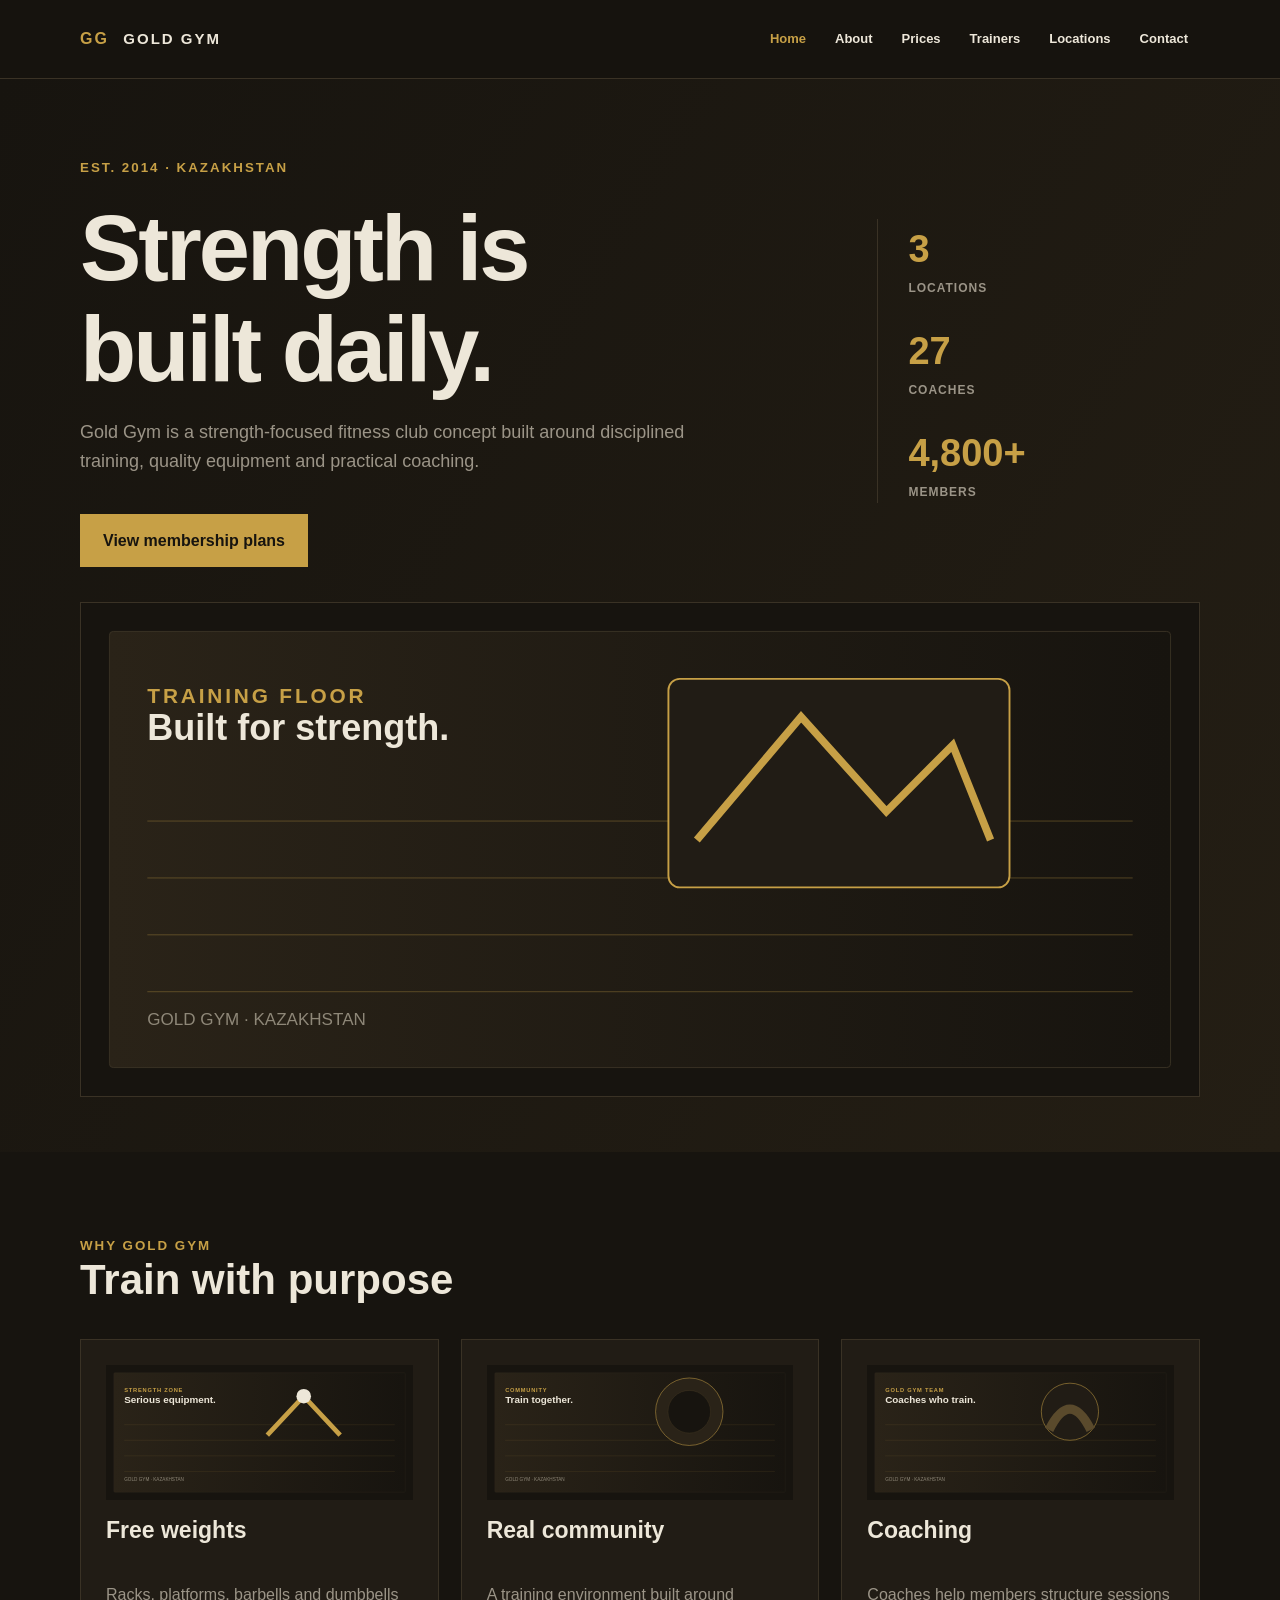
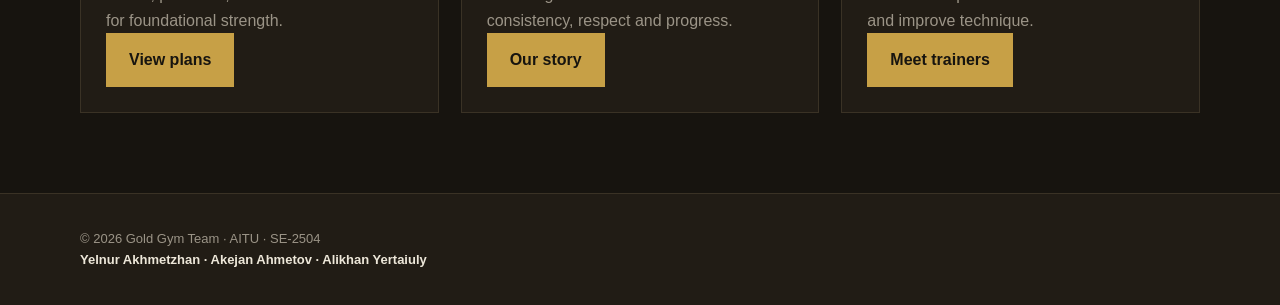
<file: goldgym/index.html>
<!doctype html><html lang="en"><head><meta charset="UTF-8"><meta name="viewport" content="width=device-width, initial-scale=1"><title>Home | Gold Gym</title><link rel="stylesheet" href="css/styles.css"></head><body><header><nav class="wrap nav"><a class="logo" href="index.html">GG <span>GOLD GYM</span></a><ul><li><a class="active" href="index.html">Home</a></li><li><a href="about.html">About</a></li><li><a href="prices.html">Prices</a></li><li><a href="trainers.html">Trainers</a></li><li><a href="locations.html">Locations</a></li><li><a href="contact.html">Contact</a></li></ul></nav></header><main><section class="hero"><div class="wrap two"><div><small>EST. 2014 · KAZAKHSTAN</small><h1>Strength is<br>built daily.</h1><p>Gold Gym is a strength-focused fitness club concept built around disciplined training, quality equipment and practical coaching.</p><a class="btn" href="prices.html">View membership plans</a></div><div class="stats"><b>3<em>locations</em></b><b>27<em>coaches</em></b><b>4,800+<em>members</em></b></div></div><div class="wrap"><img class="wide" src="images/gym-floor.svg" alt="Gold Gym training floor illustration"></div></section><section class="wrap"><small>WHY GOLD GYM</small><h2>Train with purpose</h2><div class="cards"><article><img src="images/strength.svg" alt="Strength equipment illustration"><h3>Free weights</h3><p>Racks, platforms, barbells and dumbbells for foundational strength.</p><a class="btn card-btn" href="prices.html">View plans</a></article><article><img src="images/community.svg" alt="Gym community illustration"><h3>Real community</h3><p>A training environment built around consistency, respect and progress.</p><a class="btn card-btn" href="about.html">Our story</a></article><article><img src="images/team.svg" alt="Gold Gym team illustration"><h3>Coaching</h3><p>Coaches help members structure sessions and improve technique.</p><a class="btn card-btn" href="trainers.html">Meet trainers</a></article></div></section></main><footer><div class="wrap">© 2026 Gold Gym Team · AITU · SE-2504<br><strong>Yelnur Akhmetzhan · Akejan Ahmetov · Alikhan Yertaiuly</strong></div></footer></body></html>
</file>
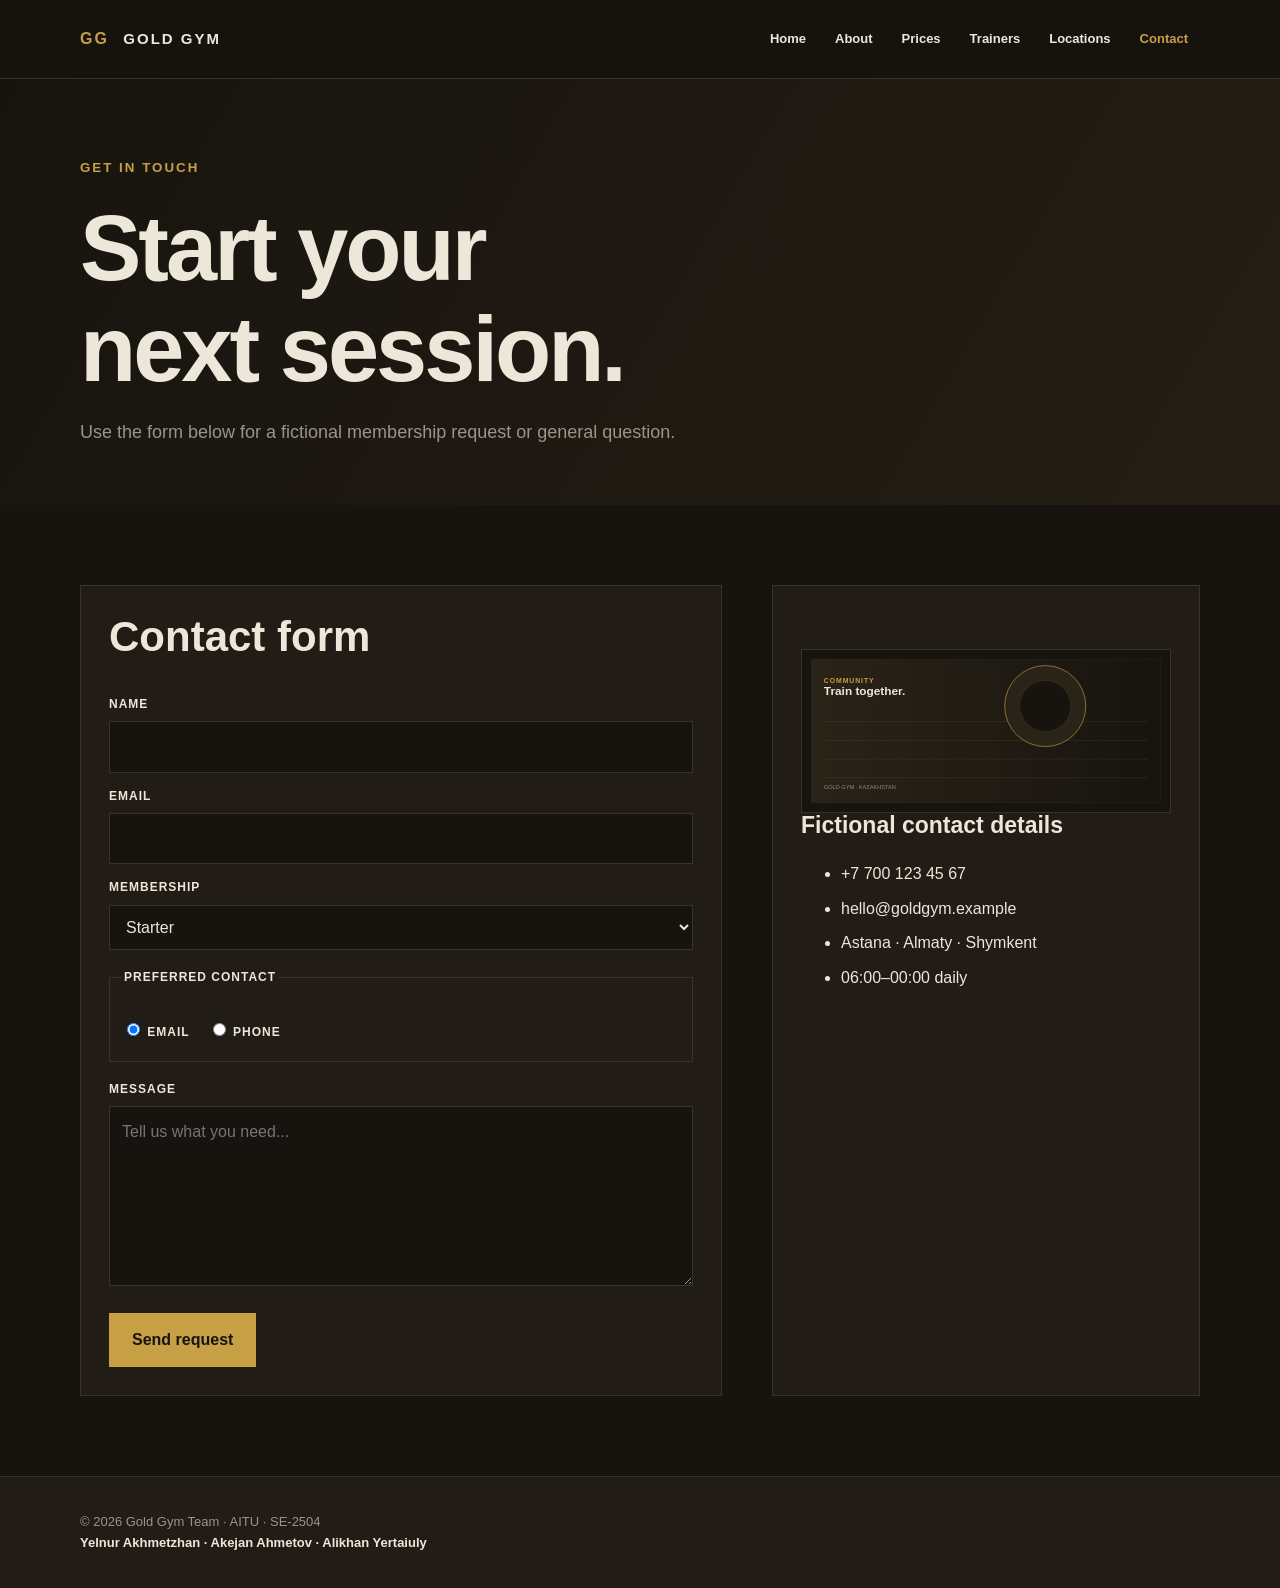
<file: goldgym/contact.html>
<!doctype html><html lang="en"><head><meta charset="UTF-8"><meta name="viewport" content="width=device-width, initial-scale=1"><title>Contact | Gold Gym</title><link rel="stylesheet" href="css/styles.css"></head><body><header><nav class="wrap nav"><a class="logo" href="index.html">GG <span>GOLD GYM</span></a><ul><li><a href="index.html">Home</a></li><li><a href="about.html">About</a></li><li><a href="prices.html">Prices</a></li><li><a href="trainers.html">Trainers</a></li><li><a href="locations.html">Locations</a></li><li><a class="active" href="contact.html">Contact</a></li></ul></nav></header><main><section class="hero compact"><div class="wrap"><small>GET IN TOUCH</small><h1>Start your<br>next session.</h1><p>Use the form below for a fictional membership request or general question.</p></div></section><section class="wrap contact"><form id="contact-form" action="#" method="post"><h2>Contact form</h2><label for="name">Name</label><input id="name" name="name" type="text" required><label for="email">Email</label><input id="email" name="email" type="email" required><label for="plan">Membership</label><select id="plan" name="plan"><option>Starter</option><option>Standard</option><option>Performance</option></select><fieldset><legend>Preferred contact</legend><label><input type="radio" name="contact" value="email" checked> Email</label><label><input type="radio" name="contact" value="phone"> Phone</label></fieldset><label for="message">Message</label><textarea id="message" name="message" rows="6" placeholder="Tell us what you need..."></textarea><button class="btn" type="submit">Send request</button></form><aside><img class="wide" src="images/community.svg" alt="Gold Gym contact illustration"><h3>Fictional contact details</h3><ul><li>+7 700 123 45 67</li><li>hello@goldgym.example</li><li>Astana · Almaty · Shymkent</li><li>06:00–00:00 daily</li></ul></aside></section></main><footer><div class="wrap">© 2026 Gold Gym Team · AITU · SE-2504<br><strong>Yelnur Akhmetzhan · Akejan Ahmetov · Alikhan Yertaiuly</strong></div></footer></body></html>
</file>
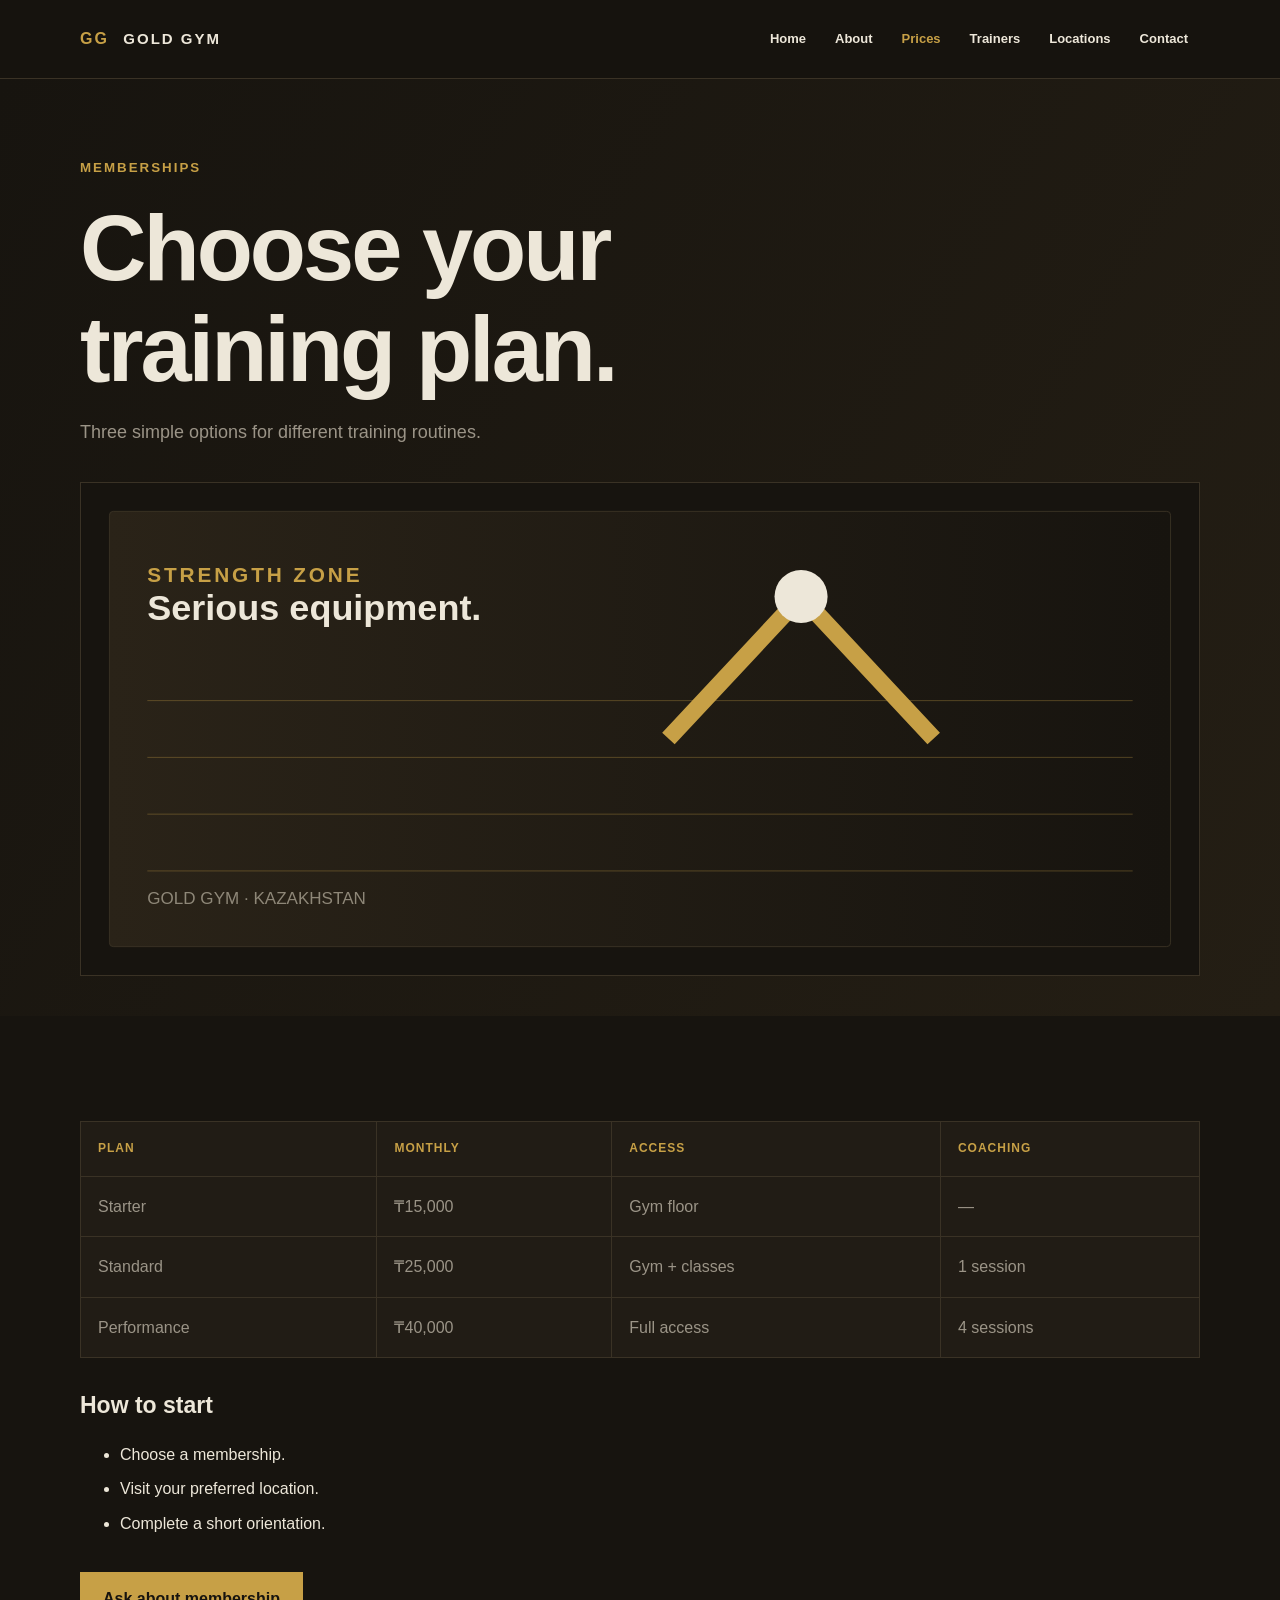
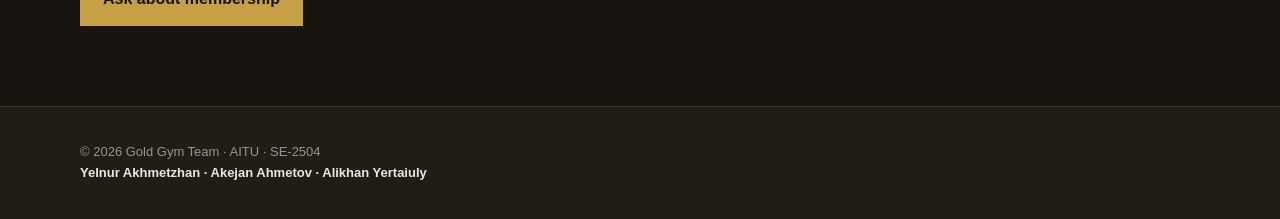
<file: goldgym/prices.html>
<!doctype html><html lang="en"><head><meta charset="UTF-8"><meta name="viewport" content="width=device-width, initial-scale=1"><title>Prices | Gold Gym</title><link rel="stylesheet" href="css/styles.css"></head><body><header><nav class="wrap nav"><a class="logo" href="index.html">GG <span>GOLD GYM</span></a><ul><li><a href="index.html">Home</a></li><li><a href="about.html">About</a></li><li><a class="active" href="prices.html">Prices</a></li><li><a href="trainers.html">Trainers</a></li><li><a href="locations.html">Locations</a></li><li><a href="contact.html">Contact</a></li></ul></nav></header><main><section class="hero compact"><div class="wrap"><small>MEMBERSHIPS</small><h1>Choose your<br>training plan.</h1><p>Three simple options for different training routines.</p><img class="wide" src="images/strength.svg" alt="Gold Gym strength zone illustration"></div></section><section class="wrap"><table><thead><tr><th>Plan</th><th>Monthly</th><th>Access</th><th>Coaching</th></tr></thead><tbody><tr><td>Starter</td><td>₸15,000</td><td>Gym floor</td><td>—</td></tr><tr><td>Standard</td><td>₸25,000</td><td>Gym + classes</td><td>1 session</td></tr><tr><td>Performance</td><td>₸40,000</td><td>Full access</td><td>4 sessions</td></tr></tbody></table><h3>How to start</h3><ul><li>Choose a membership.</li><li>Visit your preferred location.</li><li>Complete a short orientation.</li></ul><a class="btn" href="contact.html">Ask about membership</a></section></main><footer><div class="wrap">© 2026 Gold Gym Team · AITU · SE-2504<br><strong>Yelnur Akhmetzhan · Akejan Ahmetov · Alikhan Yertaiuly</strong></div></footer></body></html>
</file>
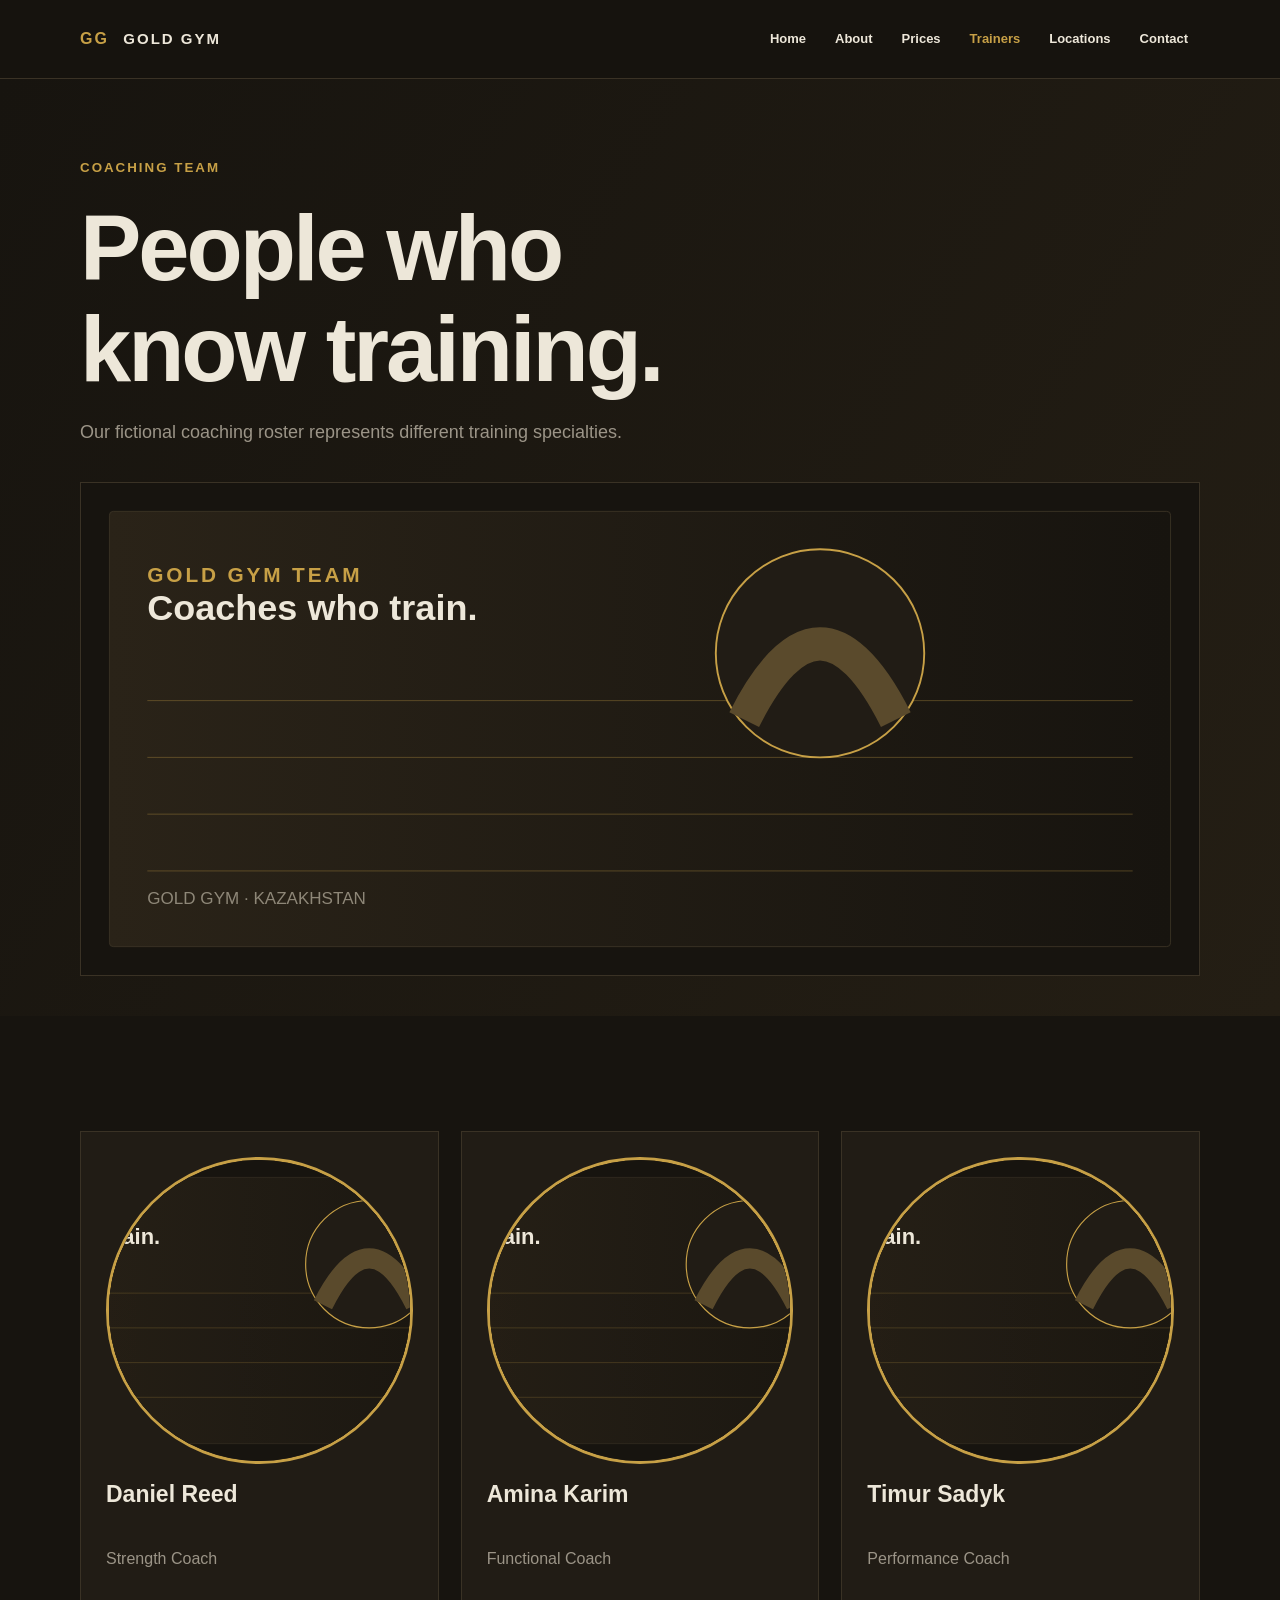
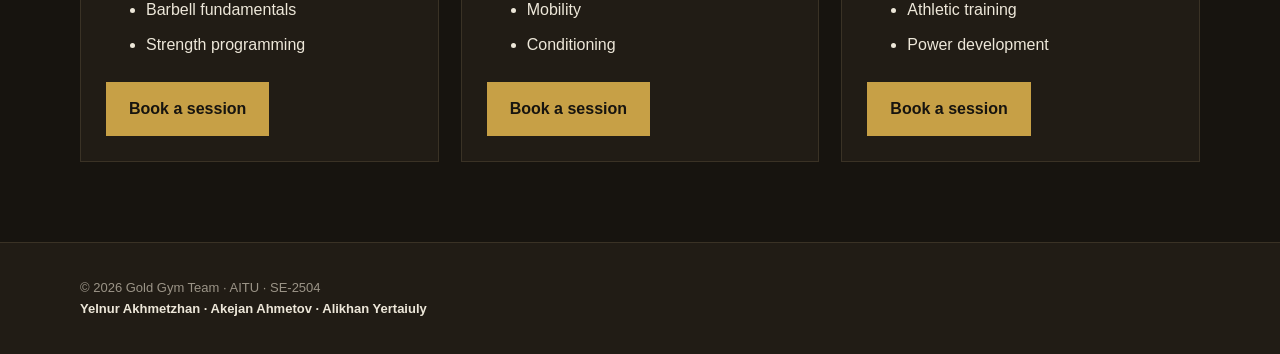
<file: goldgym/trainers.html>
<!doctype html><html lang="en"><head><meta charset="UTF-8"><meta name="viewport" content="width=device-width, initial-scale=1"><title>Trainers | Gold Gym</title><link rel="stylesheet" href="css/styles.css"></head><body><header><nav class="wrap nav"><a class="logo" href="index.html">GG <span>GOLD GYM</span></a><ul><li><a href="index.html">Home</a></li><li><a href="about.html">About</a></li><li><a href="prices.html">Prices</a></li><li><a class="active" href="trainers.html">Trainers</a></li><li><a href="locations.html">Locations</a></li><li><a href="contact.html">Contact</a></li></ul></nav></header><main><section class="hero compact"><div class="wrap"><small>COACHING TEAM</small><h1>People who<br>know training.</h1><p>Our fictional coaching roster represents different training specialties.</p><img class="wide" src="images/team.svg" alt="Gold Gym coaching team illustration"></div></section><section class="wrap"><div class="cards"><article><img class="round" src="images/team.svg" alt="Coach Daniel profile"><h3>Daniel Reed</h3><p>Strength Coach</p><ul><li>Barbell fundamentals</li><li>Strength programming</li></ul><a class="btn card-btn" href="contact.html">Book a session</a></article><article><img class="round" src="images/team.svg" alt="Coach Amina profile"><h3>Amina Karim</h3><p>Functional Coach</p><ul><li>Mobility</li><li>Conditioning</li></ul><a class="btn card-btn" href="contact.html">Book a session</a></article><article><img class="round" src="images/team.svg" alt="Coach Timur profile"><h3>Timur Sadyk</h3><p>Performance Coach</p><ul><li>Athletic training</li><li>Power development</li></ul><a class="btn card-btn" href="contact.html">Book a session</a></article></div></section></main><footer><div class="wrap">© 2026 Gold Gym Team · AITU · SE-2504<br><strong>Yelnur Akhmetzhan · Akejan Ahmetov · Alikhan Yertaiuly</strong></div></footer></body></html>
</file>
<file: goldgym/css/styles.css>
:root{--bg:#17140f;--panel:#211c15;--gold:#c7a046;--cream:#ede7d9;--muted:#9b9487;--line:#3a3225;--max:1120px}
*{box-sizing:border-box}html{scroll-behavior:smooth}body{margin:0;background:var(--bg);color:var(--cream);font-family:Arial,Helvetica,sans-serif;line-height:1.6}h1,h2,h3{line-height:1.1;margin-top:0}h1{font-size:clamp(48px,8vw,92px);letter-spacing:-3px;margin:18px 0}h2{font-size:42px}h3{font-size:23px}p{color:var(--muted)}a{color:var(--cream);text-decoration:none;transition:.2s}a:hover{color:var(--gold)}.wrap{width:min(var(--max),calc(100% - 56px));margin:auto}section{padding:80px 0}
header{border-bottom:1px solid var(--line);background:#17140ff2;position:sticky;top:0;z-index:5}.nav{min-height:78px;display:flex;align-items:center;justify-content:space-between;gap:25px}.logo{font-weight:900;letter-spacing:2px;color:var(--gold)}.logo span{color:var(--cream);font-size:15px;margin-left:8px}.nav ul{display:flex;list-style:none;margin:0;padding:0;gap:5px;align-items:center}.nav li a{display:block;padding:10px 12px;font-size:13px;font-weight:bold}.nav li a:hover,.nav li a.active{color:var(--gold)}
.hero{padding:75px 0 55px;background:linear-gradient(120deg,#17140f,#241e14)}.hero.compact{padding-bottom:40px}.two{display:grid;grid-template-columns:1.6fr .7fr;gap:60px;align-items:center}.hero p{max-width:650px;font-size:18px}.hero small,section>small,.sidebar small{color:var(--gold);font-weight:800;letter-spacing:2px}.stats{border-left:1px solid var(--line);padding-left:30px;display:grid;gap:22px}.stats b{font-size:38px;color:var(--gold)}.stats em{display:block;font-size:12px;color:var(--muted);font-style:normal;text-transform:uppercase;letter-spacing:1px}.btn{display:inline-block;margin-top:20px;padding:13px 22px;background:var(--gold);color:#17140f;font-weight:800;border:1px solid var(--gold)}.btn:hover{background:transparent;color:var(--gold)}.card-btn{margin-top:auto;align-self:flex-start}
.wide{width:100%;height:auto;display:block;margin-top:35px;border:1px solid var(--line)}.round{width:100%;aspect-ratio:1;display:block;object-fit:cover;object-position:center;border-radius:50%;border:3px solid var(--gold);margin-bottom:18px}
.cards{display:flex;gap:22px;align-items:stretch;margin-top:35px}.cards article{flex:1 1 0;min-width:0;background:var(--panel);border:1px solid var(--line);padding:25px;display:flex;flex-direction:column;transition:transform .2s,box-shadow .2s,border-color .2s}.cards article:hover{transform:translateY(-6px);border-color:var(--gold);box-shadow:0 12px 30px rgba(0,0,0,.25)}.cards img{width:100%;display:block;margin-bottom:18px}.cards p{margin-bottom:0}li{margin:9px 0}
.page-grid{min-height:100vh;display:grid;grid-template-columns:240px minmax(0,1fr);grid-template-rows:auto 1fr auto;grid-template-areas:"header header" "sidebar main" "footer footer"}.page-grid>header{grid-area:header}.page-grid>.sidebar{grid-area:sidebar}.page-grid>main{grid-area:main;min-width:0}.page-grid>footer{grid-area:footer}.sidebar{padding:40px 25px;background:var(--panel);border-right:1px solid var(--line)}.sidebar h3{margin-top:10px}.sidebar p{font-size:14px}.sidebar ul{padding-left:20px}
.gallery{display:grid;grid-template-columns:repeat(3,minmax(0,1fr));gap:20px;margin-top:30px}.gallery-item{position:relative;overflow:hidden;margin:0;min-width:0;border:1px solid var(--line);background:var(--panel)}.gallery-item img{width:100%;aspect-ratio:1/1;display:block;object-fit:cover;transition:transform .3s}.gallery-item figcaption{position:absolute;left:0;right:0;bottom:0;padding:12px 15px;background:rgba(23,20,15,.92);color:var(--cream);font-size:13px;transform:translateY(100%);transition:transform .25s}.gallery-item:hover img{transform:scale(1.05)}.gallery-item:hover figcaption{transform:translateY(0)}
table{width:100%;border-collapse:collapse;background:var(--panel);margin:25px 0 35px}th,td{text-align:left;padding:17px;border:1px solid var(--line)}th{color:var(--gold);text-transform:uppercase;font-size:12px;letter-spacing:1px}td{color:var(--muted)}.contact{display:grid;grid-template-columns:1.2fr .8fr;gap:50px}form,aside{background:var(--panel);border:1px solid var(--line);padding:28px}label,legend{display:block;color:var(--cream);font-size:12px;font-weight:800;text-transform:uppercase;letter-spacing:1px;margin:14px 0 7px}input,select,textarea{width:100%;padding:12px;background:#17140f;color:var(--cream);border:1px solid var(--line);font:inherit}input:focus,select:focus,textarea:focus{outline:1px solid var(--gold)}fieldset{border:1px solid var(--line);margin:18px 0;padding:12px}fieldset label{display:inline-block;margin-right:18px}fieldset input{width:auto}button{font:inherit;cursor:pointer}footer{padding:35px 0;border-top:1px solid var(--line);background:#211c15;color:var(--muted);font-size:13px}footer strong{color:var(--cream)}
@media(max-width:800px){.nav{flex-direction:column;padding:16px 0}.nav ul{flex-wrap:wrap;justify-content:center}.two,.contact{grid-template-columns:1fr}.stats{border-left:0;border-top:1px solid var(--line);padding:20px 0 0}.cards{flex-direction:column}.gallery{grid-template-columns:repeat(2,minmax(0,1fr))}.page-grid{grid-template-columns:1fr;grid-template-rows:auto auto 1fr auto;grid-template-areas:"header" "sidebar" "main" "footer"}.sidebar{border-right:0;border-bottom:1px solid var(--line)}h1{letter-spacing:-2px}}@media(max-width:520px){.gallery{grid-template-columns:1fr}}
</file>
